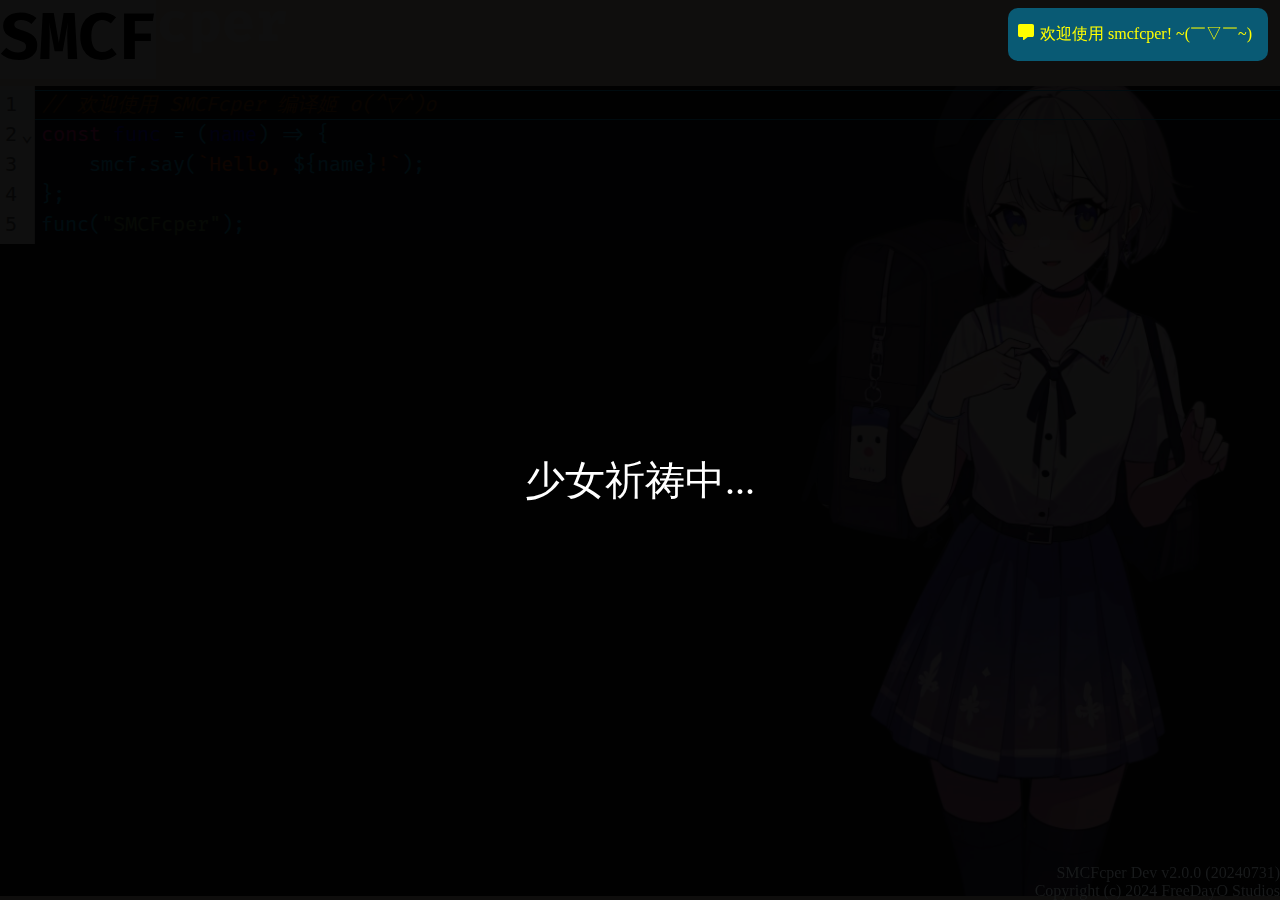
<file: index.html>
<!doctype html><html lang="zh">
	<head>
		<meta charset="utf-8">
		<title>SMCFcper</title>
		<link rel="manifest" href="manifest.json">

		<meta name="mobile-web-app-capable" content="yes">
		<meta name="apple-mobile-web-app-capable" content="yes">
		<meta name="application-name" content="SMCFCompiler">
		<meta name="apple-mobile-web-app-title" content="smcfcper">
		<meta name="theme-color" content="#003841">
		<meta name="msapplication-navbutton-color" content="#003841">
		<meta name="apple-mobile-web-app-status-bar-style" content="black-translucent">
		<meta name="msapplication-starturl" content="/">
		<meta name="viewport" content="width=device-width, initial-scale=1, shrink-to-fit=no">

		<link rel="icon" type="image/png" sizes="192x192" href="assets/images/smcfcper.icon.png">
		<link rel="apple-touch-icon" type="image/png" sizes="192x192" href="assets/images/smcfcper.icon.png">

		<!-- 预加载项 -->
		<link rel="stylesheet" type="text/css" href="assets/stylesheets/style.css">
		<script type="text/javascript" src="assets/plugins/jquery@3.7.1/jquery.js"></script>
		<script type="text/javascript" src="assets/plugins/codemirror6/codemirror.js"></script>
		<script type="text/javascript" src="assets/plugins/commonlib/clib.static.js"></script>
		<script type="text/javascript" src="assets/plugins/clipboard.js/clipboard.min.js"></script>
		<script type="module" src="assets/plugins/smcfcper/cper.init.js"></script>
		<link rel="stylesheet" type="text/css" href="assets/plugins/fira_code/fira_code.css">
		<link rel="stylesheet" type="text/css" href="assets/plugins/fontawesome-free-6.5.2-web/css/all.min.css">
	</head>

	<body>
		<noscript>
			<load>
				<i class="load-icon"></i>
				<text style="color: #ff0; text-align: center;">SMCFcper 需要 JavaScript 权限才能工作<br>请确保你开启了 JavaScript 权限</text>
			</load>
		</noscript>

		<load>
			<i class="load-icon"></i>
			<text>少女祈祷中...</text>
		</load>

		<popup>
			<span style="display: flex;align-items: center;justify-content: space-between;">编译结果
			<btns>
				<button copy data-clipboard-target="[mcfcode]" type="button" tooltip="复制" class="icon" onclick="msg.crt('fa-solid fa-message', '复制完毕 ♪(´▽｀)', 3);"><i class="fa-solid fa-copy"></i></button>
				<button type="button" tooltip="保存" class="icon" onclick="cper.save();"><i class="fa-solid fa-floppy-disk"></i></button>
				<button type="button" tooltip="关闭" class="icon" onclick="cper.closeRs();"><i class="fa-solid fa-xmark" style="color: red;"></i></button>
			</btns></span>
			<pre mcfcode></pre>
			<div result contenteditable="true"></div>
		</popup>

		<main>
			<tab class="title" class="tab" onclick="cper.cp();"><span style="color: #000; background: #fff;">SMCF</span><span style="color: #fff; background: #000;"><sup style="position: absolute; margin-top: -8px;">cper</sup></span></tab>
			
			<ide>
				<div smcfcode></div>
			</ide>
		</main>

		<div class="box" id="aboutWindow" style="display: none;">
			<label><img src="assets/images/smcfcper.icon.png" width="26px" height="26px" alt="smcfcper.icon.png"> 关于</label>
			<button type="button" class="icon" style="position: absolute; top: 0; right: 0;" tooltip="关闭" onclick="$('#aboutWindow').css('display', 'none');"><i class="fa-solid fa-xmark"></i></button>
			<p>
				<h2>SMCFcper</h2>

				版本: <version></version><br>

				全称 <b><i>SMCF Compiler</i></b>,即 <b><i>smcf编译器</i></b><br>

				一个简单的 smcf 编译器web实现.
			</p>
			<p>
				<h2>感谢</h2>

				smcfcper 的诞生离不开这些项目:
				<ol>
				<p style="margin-left: -1em;">0. 排名不分前后</p>

				<li> <a href="https://github.com/FreeDayO/smcf.js">FreeDayO/smcf.js</a></li>
				<li> <a href="https://github.com/tonsky/FiraCode">tonsky/FiraCode</a></li>
				<li> <a href="https://github.com/FortAwesome/Font-Awesome">FortAwesome/Font-Awesome</a></li>
				<li> <a href="https://www.npmjs.com/package/mcfhighlight">Love-Kogasa/mcfhighlight</a></li>
				<li> <a href="https://github.com/jquery/jquery">jquery/jquery</a></li>
				<li> <a href="https://github.com/XeroAlpha/caidlist">XeroAlpha/caidlist</a></li>
				<li> <a href="https://github.com/Stuk/jszip">Stuk/jszip</a></li>
				</ol>
			</p>
			<button class="normal" onclick="$('#aboutWindow').css('display', 'none');">好</button>
		</div>

		<footer>
			<p>
				SMCFcper <version>Loading...</version><br>
				Copyright (c) 2024 FreeDayO Studios<br>
				<icp></icp>
			</p>
		</footer>

		<script type="text/javascript">
			$("#aboutWindow").bind("mousedown", moveHandler);
			function moveHandler(evt) {
				var $trgt = $(event.target);

				var $this = $(this);
				var el = $this[0];
				var oevent = evt || event;
				var distanceX = oevent.clientX - el.offsetLeft;
				var distanceY = oevent.clientY - el.offsetTop;
				$(document).bind("mousemove", function (evt) {
					var oevent = evt || event;
					el.style.left = oevent.clientX - distanceX + 'px';
					el.style.top = oevent.clientY - distanceY + 'px';
				});
				$(document).bind("mouseup", function () {
					$(document).unbind("mousemove");
					$(document).unbind("mouseup");
				});
			}
		</script>
		<link rel="stylesheet" type="text/css" href="assets/plugins/mcfhighlight/code.css">
		<!-- <script type="text/javascript" src="https://interactive-examples.mdn.mozilla.net/js/editor-js.js"></script> -->
	</body>
</html>
</file>
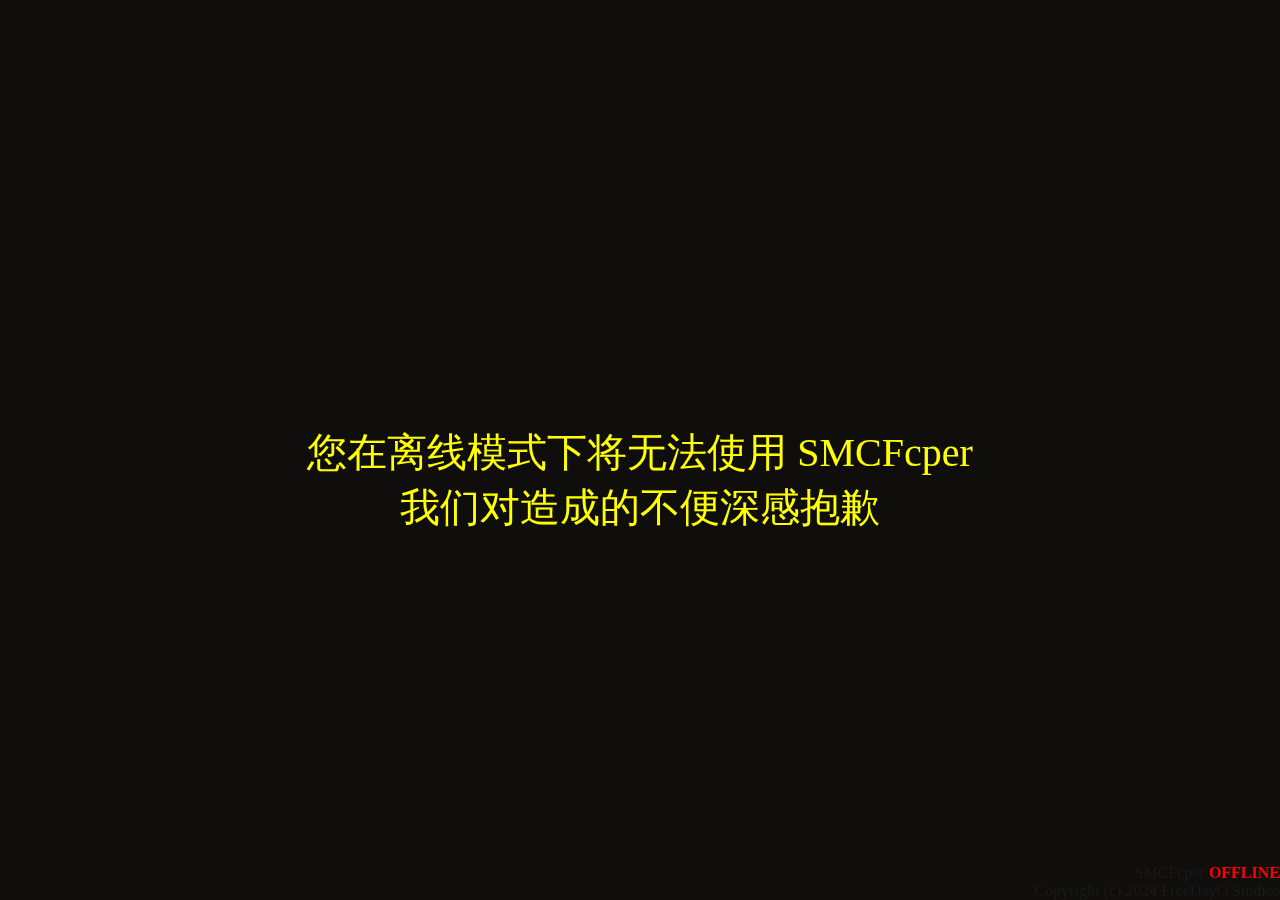
<file: offline.html>
<!doctype html><html lang="zh">
<head>
	<meta charset="utf-8">
	<meta name="viewport" content="width=device-width, initial-scale=1.0">
	<title>SMCFcper - 当前离线!</title>
	<link rel="stylesheet" type="text/css" href="assets/stylesheets/style.css">
</head>
<body>
	<load>
		<i class="load-icon"></i>
		<text style="color: #ff0; text-align: center;" onclick="this.innerText='您在离线模式下将无法使用 SMCFcper\n不要着急 你可以试试深入编译姬';">您在离线模式下将无法使用 SMCFcper<br>我们对造成的不便深感抱歉</text>
	</load>

	<footer>
		<p>
			SMCFcper <version style="animation: none; color: red; font-weight: bold;">OFFLINE</version><br>
			Copyright (c) 2024 FreeDayO Studios<br>
			<icp></icp>
		</p>
	</footer>
</body>
</html>
</file>
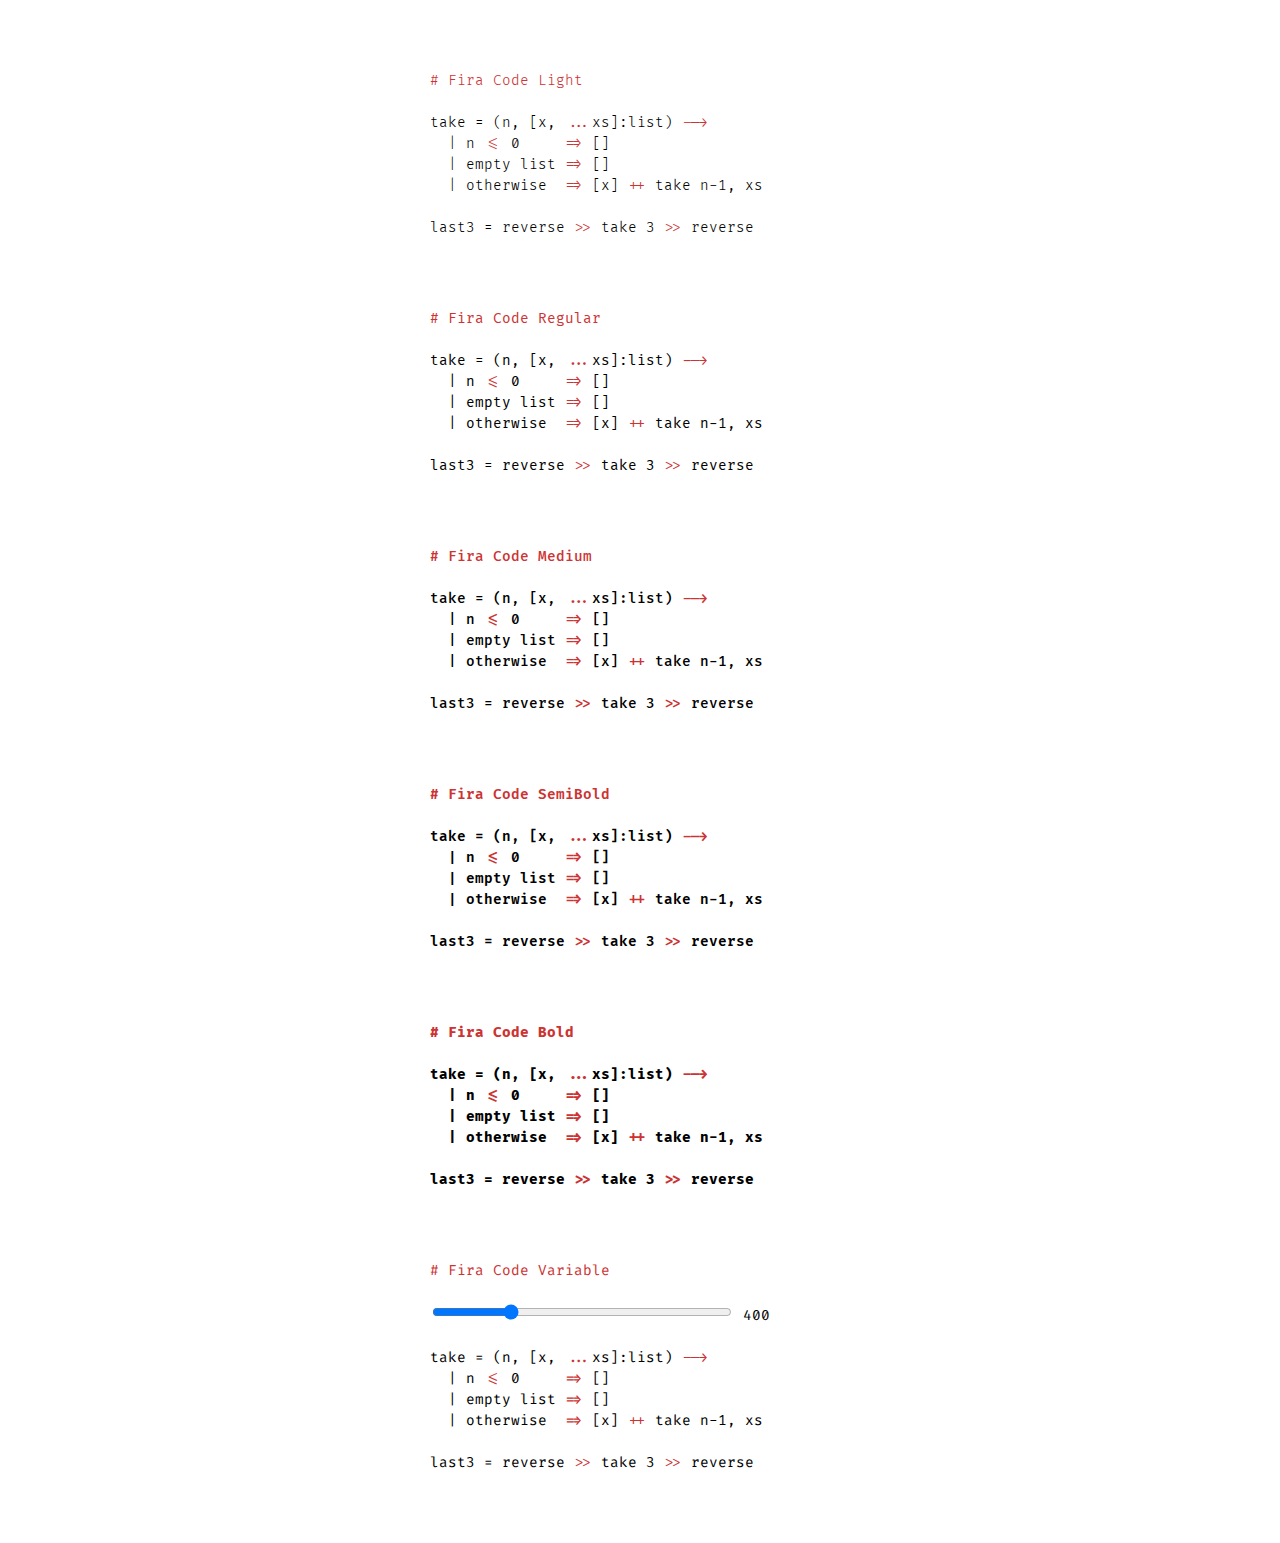
<file: assets/plugins/fira_code/specimen.html>
<!DOCTYPE html>
<html lang="en">
<head>
  <meta charset="UTF-8">
  <meta name="viewport" content="width=device-width,initial-scale=1.0">
  <title>Fira Code Specimen</title>

  <link rel="stylesheet" href="fira_code.css">
  <style>
    body { font: 14px/1.5em "Fira Code"; }
    .code {
      font-feature-settings: "calt" 1;  /* Enable ligatures for IE 10+, Edge */
      text-rendering: optimizeLegibility; /* Force ligatures for Webkit, Blink, Gecko */
      width: 30em;
      margin: 5em auto;
      white-space: pre-wrap;
      word-break: break-all;
    }
    .light { font-weight: 300; }
    .regular { font-weight: 400; }
    .medium { font-weight: 500; }
    .semibold { font-weight: 600; }
    .bold { font-weight: 700; }
    .variable { font-family: 'Fira Code VF'; font-variation-settings: 'wght' 400; }
    i { font-style: normal; color: #c33; }
    b { font-weight: inherit; color: #c33; }
  </style>
  <script type="text/javascript">
    function onWeightChange(weight) {
      // code_variable.style['font-weight'] = weight;
      code_variable.style['font-variation-settings'] = "'wght' " + weight;
      span_wght.innerText = weight;
    }
  </script>
<body>

<div class="code light"><b># Fira Code Light</b>

take = (n, [x, <i>...</i>xs]:list) <i>--&gt;</i>
  | n <i>&lt;=</i> 0     <i>=&gt;</i> []
  | empty list <i>=&gt;</i> []
  | otherwise  <i>=&gt;</i> [x] <i>++</i> take n-1, xs

last3 = reverse <i>&gt;&gt;</i> take 3 <i>&gt;&gt;</i> reverse</div>


<div class="code regular"><b># Fira Code Regular</b>

take = (n, [x, <i>...</i>xs]:list) <i>--></i>
  | n <i>&lt;=</i> 0     <i>=&gt;</i> []
  | empty list <i>=&gt;</i> []
  | otherwise  <i>=&gt;</i> [x] <i>++</i> take n-1, xs

last3 = reverse <i>&gt;&gt;</i> take 3 <i>&gt;&gt;</i> reverse</div>


<div class="code medium"><b># Fira Code Medium</b>

take = (n, [x, <i>...</i>xs]:list) <i>--&gt;</i>
  | n <i>&lt;=</i> 0     <i>=&gt;</i> []
  | empty list <i>=&gt;</i> []
  | otherwise  <i>=&gt;</i> [x] <i>++</i> take n-1, xs

last3 = reverse <i>&gt;&gt;</i> take 3 <i>&gt;&gt;</i> reverse</div>


<div class="code semibold"><b># Fira Code SemiBold</b>

take = (n, [x, <i>...</i>xs]:list) <i>--&gt;</i>
  | n <i>&lt;=</i> 0     <i>=&gt;</i> []
  | empty list <i>=&gt;</i> []
  | otherwise  <i>=&gt;</i> [x] <i>++</i> take n-1, xs

last3 = reverse <i>&gt;&gt;</i> take 3 <i>&gt;&gt;</i> reverse</div>


<div class="code bold"><b># Fira Code Bold</b>

take = (n, [x, <i>...</i>xs]:list) <i>--&gt;</i>
  | n <i>&lt;=</i> 0     <i>=&gt;</i> []
  | empty list <i>=&gt;</i> []
  | otherwise  <i>=&gt;</i> [x] <i>++</i> take n-1, xs

last3 = reverse <i>&gt;&gt;</i> take 3 <i>&gt;&gt;</i> reverse</div>

<div id="code_variable" class="code variable"><b># Fira Code Variable</b>

<input type="range" min="300" max="700" value="400" step="10" style="width: 300px;" oninput="onWeightChange(this.value)" onchange="onWeightChange(this.value)"> <span id="span_wght">400</span>

take = (n, [x, <i>...</i>xs]:list) <i>--&gt;</i>
  | n <i>&lt;=</i> 0     <i>=&gt;</i> []
  | empty list <i>=&gt;</i> []
  | otherwise  <i>=&gt;</i> [x] <i>++</i> take n-1, xs

last3 = reverse <i>&gt;&gt;</i> take 3 <i>&gt;&gt;</i> reverse</div>
</file>
<file: assets/stylesheets/style.css>
/**
animation
*/
@keyframes loading {
	from {transform: rotate(0deg);}
	to   {transform: rotate(360deg);}
}

@keyframes color {
	0%    {color: red;}
	8.3%  {color: orange;}
	16.6% {color: yellow;}
	24.9% {color: green;}
	33.2% {color: blue;}
	41.5% {color: indigo;}
	49.8% {color: violet;}
	58.1% {color: indigo;}
	66.4% {color: blue;}
	74.7% {color: green;}
	83%   {color: yellow;}
	91.3% {color: orange;}
	100%  {color: red;}
}
@keyframes bgColor {
	0%    {background: red;}
	8.3%  {background: orange;}
	16.6% {background: yellow;}
	24.9% {background: green;}
	33.2% {background: blue;}
	41.5% {background: indigo;}
	49.8% {background: violet;}
	58.1% {background: indigo;}
	66.4% {background: blue;}
	74.7% {background: green;}
	83%   {background: yellow;}
	91.3% {background: orange;}
	100%  {background: red;}
}
@keyframes textCurColor {
	0%    {Paint: red;}
	8.3%  {Paint: orange;}
	16.6% {Paint: yellow;}
	24.9% {Paint: green;}
	33.2% {Paint: blue;}
	41.5% {Paint: indigo;}
	49.8% {Paint: violet;}
	58.1% {Paint: indigo;}
	66.4% {Paint: blue;}
	74.7% {Paint: green;}
	83%   {Paint: yellow;}
	91.3% {Paint: orange;}
	100%  {Paint: red;}
}
/**
loading
*/
.load-icon {
	display: block;
	width: 256px;
	height: 256px;
	background: url('https://filecdn-images.xingyeai.com/image_inference_output/nebula/prod/img/2024-04-20/c06d7c14-8858-4755-a182-0758bf04faf2-1.jpeg') no-repeat;
	background-size: cover;
	border-radius: 100%;
	animation: loading linear 5s infinite;
	position: absolute;
	top: 16%;
}
load {
	width: 100%;
	height: 100%;
	color: #fff;
	background-color: #000000f0;
	z-index: 114;
	position: fixed;
	left: 0;
	top: 0;
	display: flex;
	align-content: center;
	flex-wrap: wrap;
	justify-content: center;
	align-items: center;
}
load>text {
	font-size: 2.5em;
	margin-top: 60px;
}


/**
main
*/
html {
	overflow: hidden;
}
:root {
	--main-fonts: "HarmonyOS Sans", 方正兰亭黑, 微软雅黑, "Microsoft Yahei";
	--code-font: "fira code";
	font-family: var(--display-fonts);
}
* {
	padding: 0; margin: 0;
	outline: none;
}
.title {
	position: fixed;
	font-family: "fira code";
	font-size: 4em;
	font-weight: bold;
	top: 0;
	left: 0;
	background-color: transparent;
	height: 10vh;
	width: 100%;
	z-index: -1;
	cursor: pointer;
}
body {
	/* background: url('https://filecdn-images.xingyeai.com/image_inference_output/nebula/prod/img/2024-04-20/c06d7c14-8858-4755-a182-0758bf04faf2-1.jpeg') fixed no-repeat center;
	background-size: auto 100%;
	transition: all 2s; */
	color: var(--font-color);
	background-color: var(--bg-color);
	transition: background-color 0.8s;
}
side {
	padding: 10px;
	position: fixed;
	top: calc(45vh);
	right: 0;
	background-color: #3456;
	border-radius: 10px;
	transition: all 2s;
	font-size: 20px;
	-webkit-user-select: none;
	user-select: none;
	max-height: 1em;
}
sidebar:hover, sidebar:hover>dl#sidebar>dt>button>i {
	right: 0;
	opacity: 1;
	max-height: 1000px;
	transition: all 2s;
}
sidebar>p {
	animation: color 15s infinite;
}
dl#sidebar>dt>button>i {
	opacity: 0;
}
.box {
	padding: 10px;
	background-color: #fffa;
	border-radius: 10px;
	display: flex;
	flex-direction: column;
	height: 100%;
}
a {
	color: deeppink;
	text-decoration-color: deeppink;
}
a::after:not([hide]) {
	font-family: "Font Awesome 6 Free";
	font-weight: 900;
	content: "\f35d";
	margin-left: 0.5em;
}

btns {
	position: relative;
	display: flex;
	justify-content: center;
	align-items: center;
}
footer {
	position: fixed;
	bottom: 0;
	z-index: 1000;
	right: 0
}
footer>p {
	text-align: right;
}

popup {
	position: absolute;
	top: 12vh;
	left: 8vw;
	opacity: 0;
	pointer-events: none;
	padding: 2rem;
	font-size: 1.2rem;
	border: var(--font-color) solid 2px;
	border-radius: 5px;
	height: 40vh;
	width: 80vw;
	z-index: 100;
	transition: opacity 0.6s;
	color: var(--font-color);
	background-color: var(--bg-color);
}
[smcfcode] {
	margin-top: 9.5vh;
	font-family: var(--code-font) !important;
	font-size: 20px;
	font-weight: normal;
	transition: all 2s;
	height: 90vh;
	overflow: auto;
	outline: none;
	background: url("../images/freelucker.png") fixed top right no-repeat #181a1b;
	background-size: contain;
}
pre {
	background-color: #181a1b;
	font-family: var(--code-font);
	overflow: auto;
}
[result] {
	pointer-events: none;
	opacity: 0;
	width: 0;
	height: 0;
}
div#code:empty:before {
	content: attr(tip);
	position: absolute;
	color: grey;
}
#messageBox {
	/* padding: 16px; */
	font-size: 24px;
	top: calc(60vh);
	right: calc(-10vw);
	position: fixed;
	transition: right 1s;
	display: inline-flex;
	/* background-color: #1234;
	border-radius: 10px; */
	color: yellow;
}
div#messageBox[new] {
	right: 16px;
}
#mainWindow {
	position: relative;
	left: 0; top: 0;
}
#aboutWindow {
	position: absolute;
	top: calc(20vh);
	left: calc(20vw);
	height: calc(65vh);
	z-index: 2;
	border-radius: 10px;
	border: 1px solid #eec;
	cursor: move;
	-webkit-user-select: none;
	user-select: none;
}
button.icon {
	font-size: 1.5em;
	border: none;
	background-color: transparent;
	cursor: pointer;
	margin: 6px;
	transition: opacity 0.2s;
}
button>i:hover {
	transform: rotate(360deg);
	transition: transform 2s;
}
button.icon:active {
	opacity: 0.5;
}
button.normal {
	padding: 16px;
	border: none;
	border-radius: 10px;
	background-color: deeppink;
	transition: background-color 2s, color 2s;
	color: white;
	cursor: pointer;
}
button.normal:hover, button.normal:focus {
	background-color: hotpink;
}
button.normal:active {
	background-color: pink;
	color: black;
}

/* codemirror btf */
.ͼb {color: #ff1493 !important;}
.ͼe {color: #6a9955 !important;}
.ͼm {font-style: italic;}
.cm-line {/*background-color: transparent !important;*/ border-top: transparent solid 0.25px; border-bottom: transparent solid 0.25px;}
.cm-activeLine {background-color: unset !important; border-top: #00bfff solid 0.25px; border-bottom: #00bfff solid 0.25px;}
.cm-tooltip {color: #faebd7; background-color: #000 !important; border-color: #444 !important;}
.cm-content {font-family: "fira code" !important; caret-color: #fff !important;}
.cm-line {color: #00bfff; background-color: #4442; caret-color: #fff !important;}

/* media */

@media screen and (max-width: 768px) {
	/* mobile */
	popup {
		top: 12vh;
		left: 12vw;
		height: 60vh;
		width: 60vw;
	}
}
@media (prefers-color-scheme: light) {
	:root {
		--font-color: #181a1b;
		--bg-color: #faebd7;
		color-scheme: light;
	}
}
@media (prefers-color-scheme: dark) {
	:root {
		--font-color: #faebd7;
		--bg-color: #181a1b;
		color-scheme: dark;
	}
}

/* other */

noscript>load {
	z-index: 114514;
}
[tooltip]:hover::before, [tooltip]:focus::before {
	transform: none;
	padding: 6px;
	display: block;
	content: attr(tooltip);
	position: absolute;
	margin-top: 25px;
	margin-left: -100px;
	color: var(--font-color);
	background-color: deeppink;
	border-radius: 10px;
	z-index: 10;
	text-align: center;
	font-size: 20px;
	pointer-events: none;
	width: 100px;
}
[tooltip]:hover::before:is(side), [tooltip]:focus::before:is(side) {
	margin-right: 100px;
}

[tooltip]:hover::before {
	margin-left: auto;
}

.arrow#mobile {
	display: block;
}
.arrow#desktop {
	display: none;
}

div.subWindow {
	padding: 10px;
	margin-top: 10px;
	background-color: #234a;
	border-radius: 10px;
}
div.subWindow>label {
	opacity: 1;
}
div.subWindow>label::before {
	content: "收起 ";
}
div.subWindow:hover>label::before {
	content: "展开 ";
}
div.subWindow>* {
	opacity: 0;
	max-height: 0;
	transition: all 2s;
}
div.subWindow:hover>* {
	opacity: 1;
	max-height: 1000px;
}
</file>
<file: assets/plugins/fira_code/fira_code.css>
@font-face {
  font-family: 'Fira Code';
  src: url('woff2/FiraCode-Light.woff2') format('woff2'),
    url("woff/FiraCode-Light.woff") format("woff");
  font-weight: 300;
  font-style: normal;
}

@font-face {
  font-family: 'Fira Code';
  src: url('woff2/FiraCode-Regular.woff2') format('woff2'),
    url("woff/FiraCode-Regular.woff") format("woff");
  font-weight: 400;
  font-style: normal;
}

@font-face {
  font-family: 'Fira Code';
  src: url('woff2/FiraCode-Medium.woff2') format('woff2'),
    url("woff/FiraCode-Medium.woff") format("woff");
  font-weight: 500;
  font-style: normal;
}

@font-face {
  font-family: 'Fira Code';
  src: url('woff2/FiraCode-SemiBold.woff2') format('woff2'),
    url("woff/FiraCode-SemiBold.woff") format("woff");
  font-weight: 600;
  font-style: normal;
}

@font-face {
  font-family: 'Fira Code';
  src: url('woff2/FiraCode-Bold.woff2') format('woff2'),
    url("woff/FiraCode-Bold.woff") format("woff");
  font-weight: 700;
  font-style: normal;
}

@font-face {
  font-family: 'Fira Code VF';
  src: url('woff2/FiraCode-VF.woff2') format('woff2-variations'),
       url('woff/FiraCode-VF.woff') format('woff-variations');
  /* font-weight requires a range: https://developer.mozilla.org/en-US/docs/Web/CSS/CSS_Fonts/Variable_Fonts_Guide#Using_a_variable_font_font-face_changes */
  font-weight: 300 700;
  font-style: normal;
}
</file>
<file: assets/plugins/mcfhighlight/code.css>
.mcf-cmd {
    color : purple;
}

.mcf-arg {
    color : lightgreen;
}

.mcf-type {
    color : yellow;
}

.mcf-num {
    color : pink;
}

.mcf-note {
    color : rgb( 100, 100, 100 );
}
</file>
